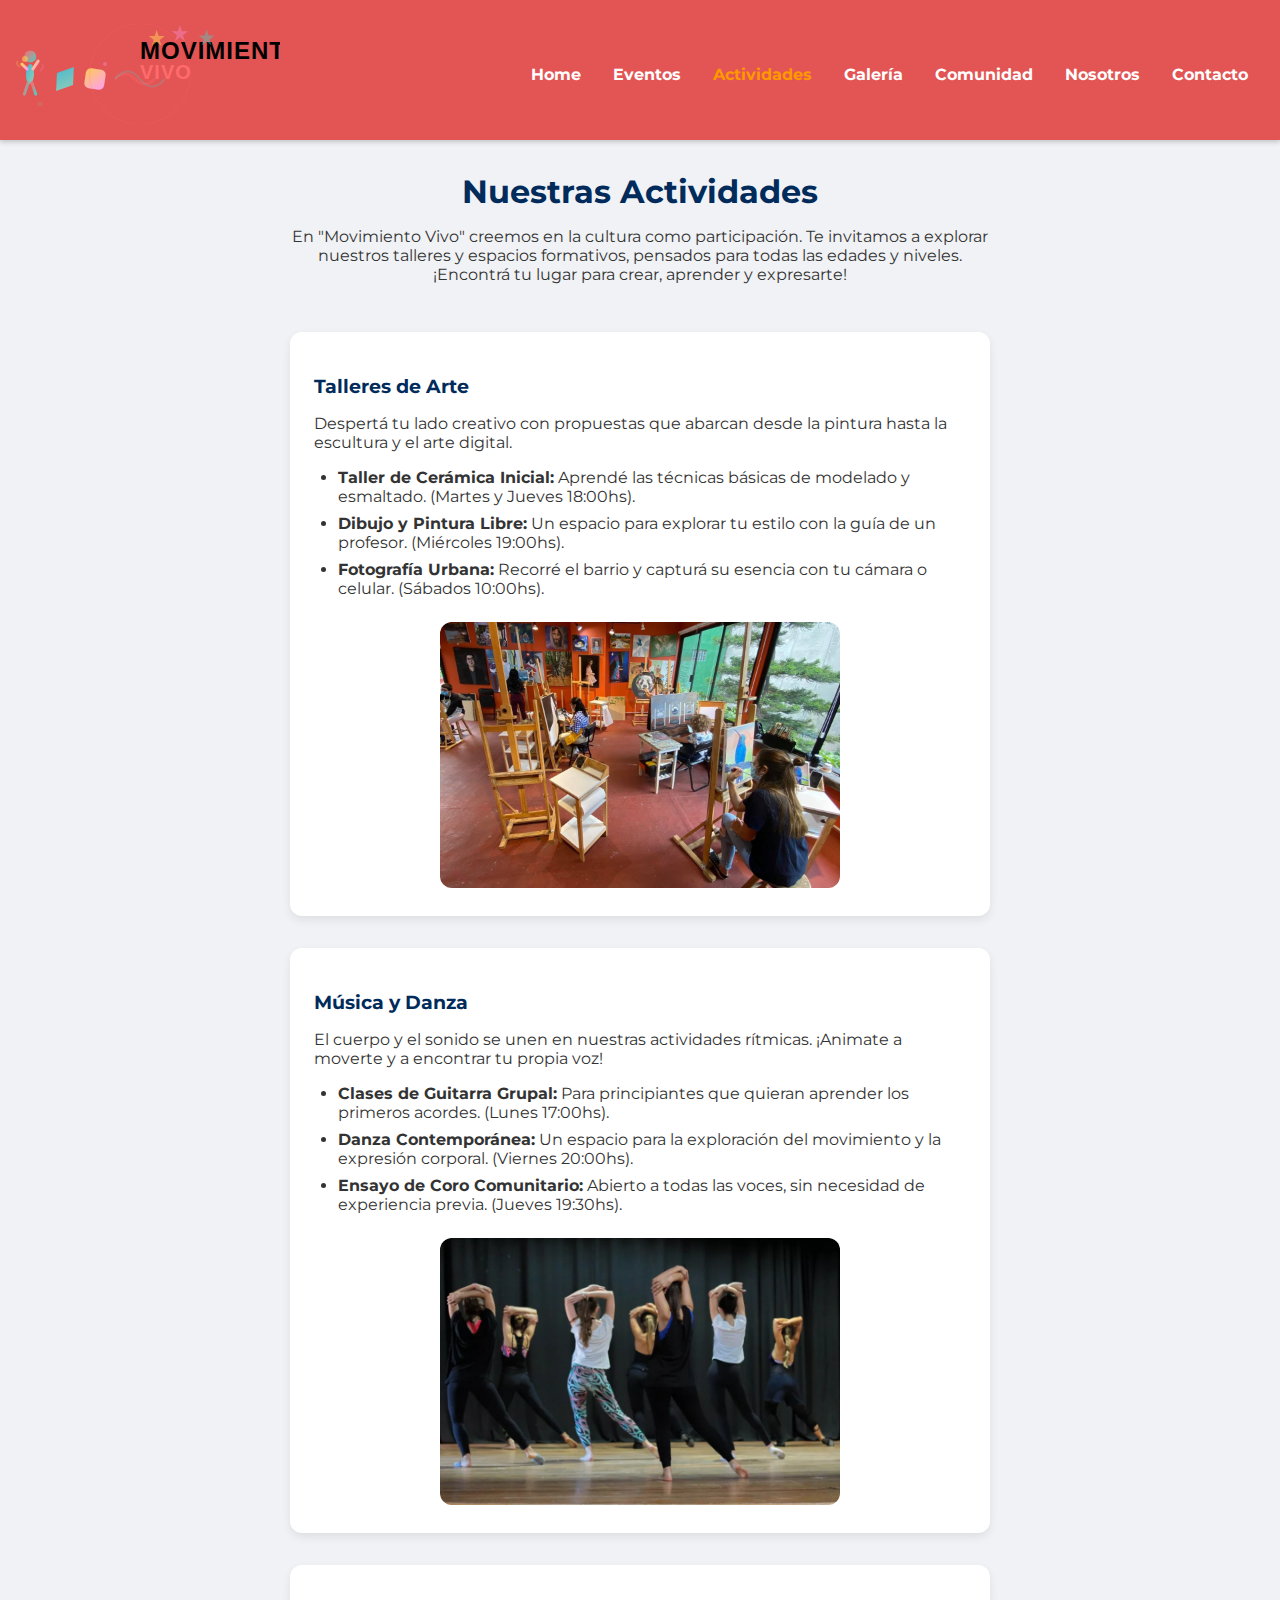
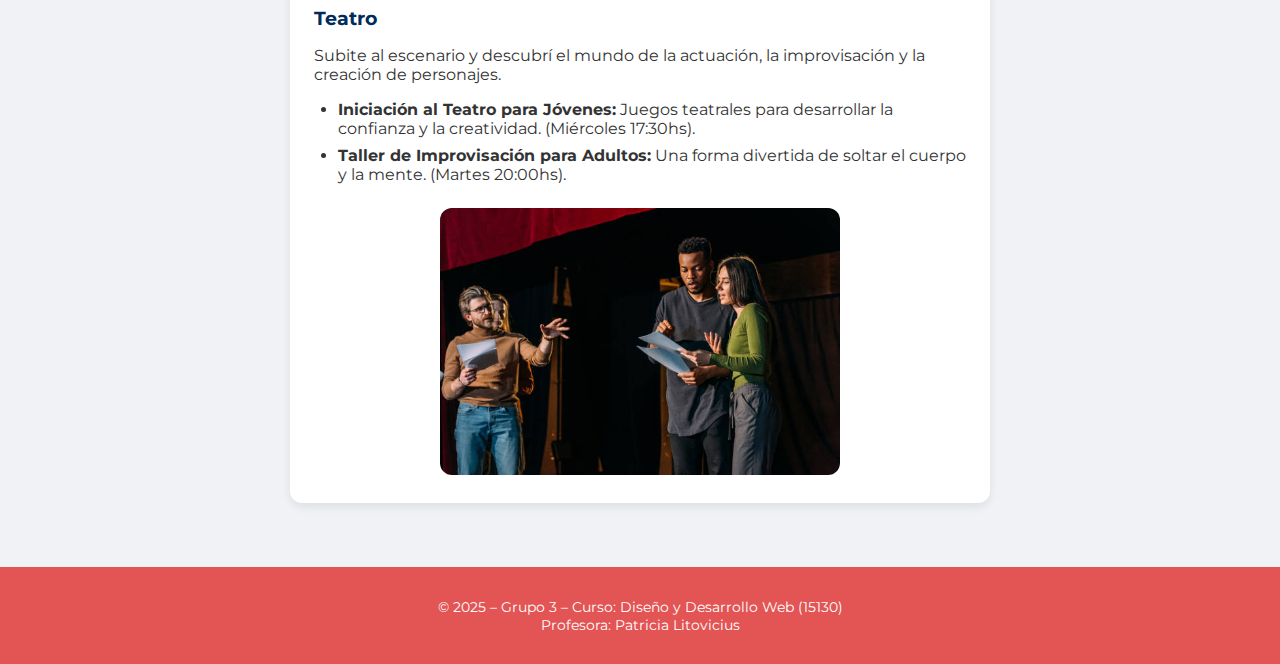
<file: actividades.html>
<!DOCTYPE html>
<html lang="es">
<head>
  <meta charset="UTF-8" />
  <meta name="viewport" content="width=device-width, initial-scale=1.0"/>
  <title>Centro Cultural "Movimiento Vivo"</title>
  <link rel="stylesheet" href="styles/style.css" />
  <link href="https://fonts.googleapis.com/css2?family=Montserrat&display=swap" rel="stylesheet" />
</head>
<body>
  <div class="layout">
  <header class="encabezado">
    <nav>
      <img src="img\logo_centro_cultural.svg" alt="Logo" class="logo">
      <button class="burger" aria-label="Menu">
         <span></span>
         <span></span>
         <span></span>
       </button>
      <ul class="nav">
        <li><a href="index.html">Home</a></li>
        <li><a href="eventos.html">Eventos</a></li>
        <li><a href="actividades.html" class="activo">Actividades</a></li>
        <li><a href="galeria.html">Galería</a></li>
        <li><a href="comunidad.html">Comunidad</a></li>
        <li><a href="nosotros.html">Nosotros</a></li>
        <li><a href="contacto.html">Contacto</a></li>
      </ul>
    </nav>
  </header>

  <main class="contenido">

    <div class="titulo-avances">
      <h2>Nuestras Actividades</h2>
      <p>
        En "Movimiento Vivo" creemos en la cultura como participación. Te invitamos a explorar nuestros talleres y espacios formativos, pensados para todas las edades y niveles. ¡Encontrá tu lugar para crear, aprender y expresarte!
      </p>
    </div>

    <section class="card-avance">
      <h3>Talleres de Arte</h3>
      <p>Despertá tu lado creativo con propuestas que abarcan desde la pintura hasta la escultura y el arte digital.</p>
      <ul>
        <li><strong>Taller de Cerámica Inicial:</strong> Aprendé las técnicas básicas de modelado y esmaltado. (Martes y Jueves 18:00hs).</li>
        <li><strong>Dibujo y Pintura Libre:</strong> Un espacio para explorar tu estilo con la guía de un profesor. (Miércoles 19:00hs).</li>
        <li><strong>Fotografía Urbana:</strong> Recorré el barrio y capturá su esencia con tu cámara o celular. (Sábados 10:00hs).</li>
      </ul>
      <div class="imagen-centrada">
        <img src="img/taller-de-arte.jpg" alt="Personas en un taller de arte" style="max-width: 400px;">
      </div>
    </section>

    <section class="card-avance">
      <h3>Música y Danza</h3>
      <p>El cuerpo y el sonido se unen en nuestras actividades rítmicas. ¡Animate a moverte y a encontrar tu propia voz!</p>
      <ul>
        <li><strong>Clases de Guitarra Grupal:</strong> Para principiantes que quieran aprender los primeros acordes. (Lunes 17:00hs).</li>
        <li><strong>Danza Contemporánea:</strong> Un espacio para la exploración del movimiento y la expresión corporal. (Viernes 20:00hs).</li>
        <li><strong>Ensayo de Coro Comunitario:</strong> Abierto a todas las voces, sin necesidad de experiencia previa. (Jueves 19:30hs).</li>
      </ul>
      <div class="imagen-centrada">
        <img src="img/Danza.jpeg" alt="Clase de danza" style="max-width: 400px;">
      </div>
    </section>

    <section class="card-avance">
      <h3>Teatro</h3>
      <p>Subite al escenario y descubrí el mundo de la actuación, la improvisación y la creación de personajes.</p>
      <ul>
        <li><strong>Iniciación al Teatro para Jóvenes:</strong> Juegos teatrales para desarrollar la confianza y la creatividad. (Miércoles 17:30hs).</li>
        <li><strong>Taller de Improvisación para Adultos:</strong> Una forma divertida de soltar el cuerpo y la mente. (Martes 20:00hs).</li>
      </ul>
      <div class="imagen-centrada">
        <img src="img/ensayo-teatro.jpg" alt="Ensayo de teatro" style="max-width: 400px;">
      </div>
    </section>

  </main>

  <footer>
    <p>© 2025 – Grupo 3 – Curso: Diseño y Desarrollo Web (15130)<br>Profesora: Patricia Litovicius</p>
  </footer>
  </div>
  <script src="styles\burger.js"></script>
</body>
</html>
</file>
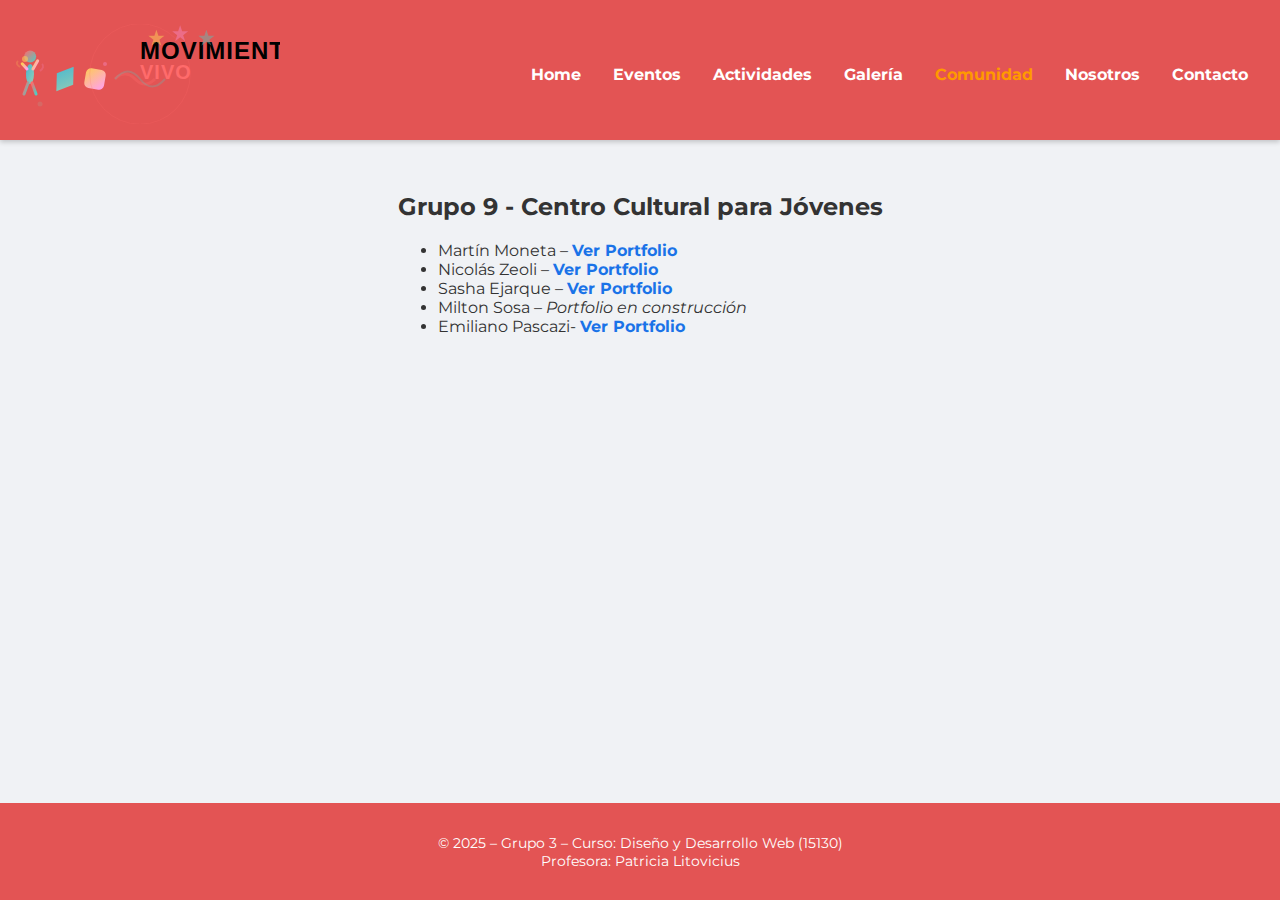
<file: comunidad.html>
<!DOCTYPE html>
<html lang="es">
<head>
  <meta charset="UTF-8" />
  <meta name="viewport" content="width=device-width, initial-scale=1.0"/>
  <title>Centro Cultural "Movimiento Vivo"</title>
  <link rel="stylesheet" href="styles/style.css" />
  <link href="https://fonts.googleapis.com/css2?family=Montserrat&display=swap" rel="stylesheet" />
</head>
<body>
  <div class="layout">
  <header class="encabezado">
    <nav>
      <img src="img\logo_centro_cultural.svg" alt="Logo" class="logo">
      <button class="burger" aria-label="Menu">
         <span></span>
         <span></span>
         <span></span>
       </button>
      <ul class="nav">
        <li><a href="index.html">Home</a></li>
        <li><a href="eventos.html">Eventos</a></li>
        <li><a href="actividades.html">Actividades</a></li>
        <li><a href="galeria.html">Galería</a></li>
        <li><a href="comunidad.html" class="activo">Comunidad</a></li>
        <li><a href="nosotros.html">Nosotros</a></li>
        <li><a href="contacto.html">Contacto</a></li>
      </ul>
    </nav>
  </header>

  <main class="contenido">
    <section class="grupo">
        <h2>Grupo 9 - Centro Cultural para Jóvenes</h2>
        <ul>
          <li>Martín Moneta – <a href="https://martinmoneta.github.io/Tp-final/index.html" target="_blank">Ver Portfolio</a></li>
          <li>Nicolás Zeoli – <a href="https://nicolaszeoliuade.github.io/UVA2-ZeoliPrimerParcial/index.html" target="_blank">Ver Portfolio</a></li>
          <li>Sasha Ejarque – <a href="https://sashaejarque.github.io/DyDW-UVA2-tpo/" target="_blank">Ver Portfolio</a></li>
          <li>Milton Sosa – <em>Portfolio en construcción</em></li>
          <li>Emiliano Pascazi- <a href ="https://emiipasca.github.io/Examen-Parcial/index.html target="_blank">Ver Portfolio</a></li>
        </ul>
      </section>
  </main>

  <footer>
    <p>© 2025 – Grupo 3 – Curso: Diseño y Desarrollo Web (15130)<br>Profesora: Patricia Litovicius</p>
  </footer>
  </div>
  <script src="styles\burger.js"></script>
</body>
</html>
</file>
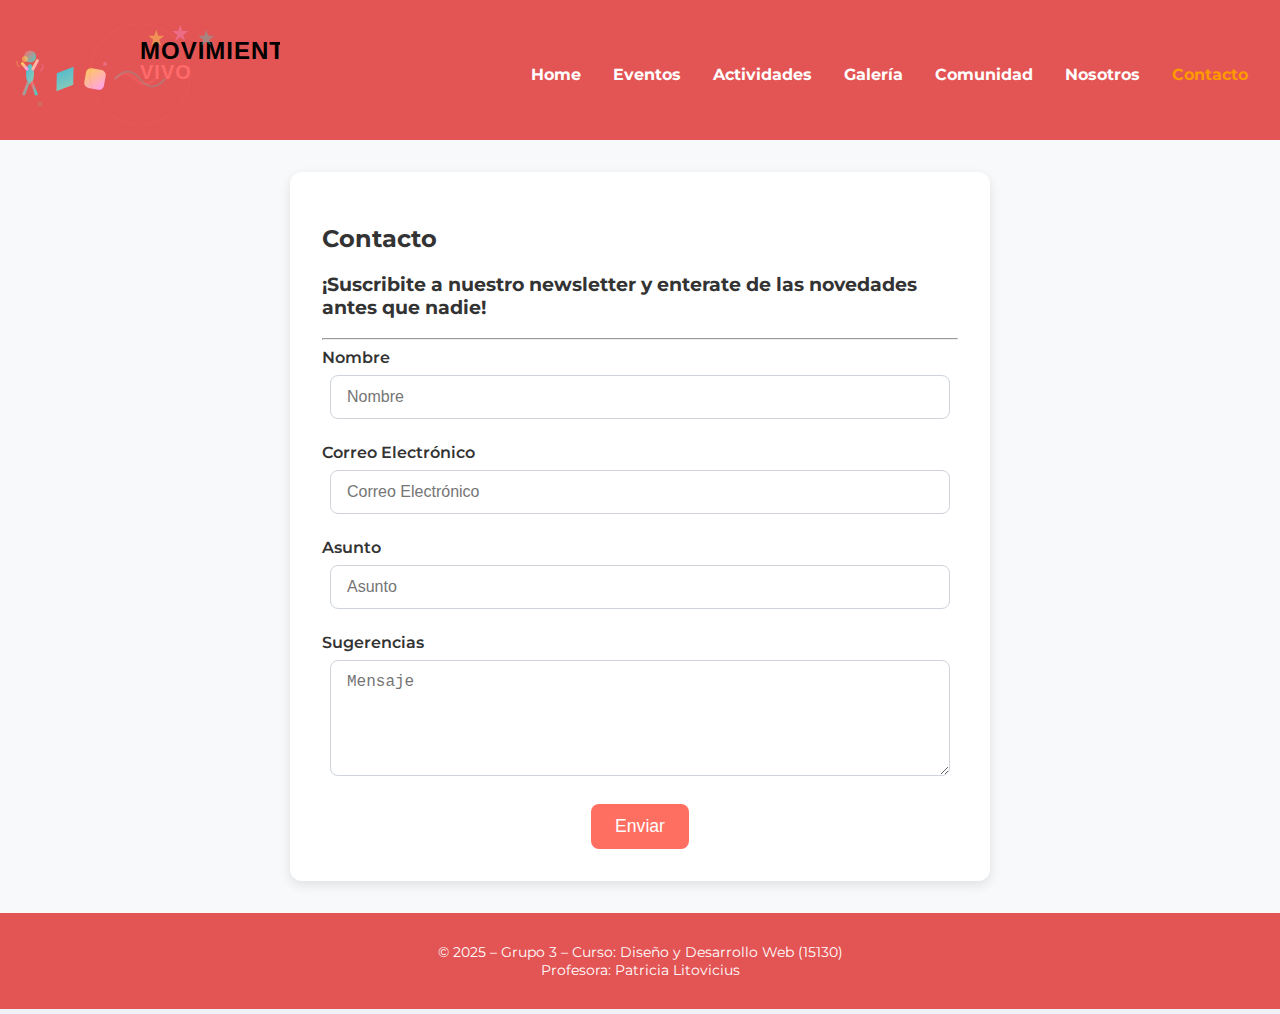
<file: contacto.html>
<!DOCTYPE html>
<html lang="es">
<head>
  <meta charset="UTF-8" />
  <meta name="viewport" content="width=device-width, initial-scale=1.0"/>
  <title>Centro Cultural "Movimiento Vivo"</title>
  <link rel="stylesheet" href="styles/style.css" />
  <link href="https://fonts.googleapis.com/css2?family=Montserrat&display=swap" rel="stylesheet" />
</head>
<body>
  <div class="layout">
  <header class="encabezado">
    <nav>
      <img src="img/logo_centro_cultural.svg" alt="Logo" class="logo">
      <button class="burger" aria-label="Menu">
         <span></span>
         <span></span>
         <span></span>
       </button>
      <ul class="nav">
        <li><a href="index.html">Home</a></li>
        <li><a href="eventos.html">Eventos</a></li>
        <li><a href="actividades.html">Actividades</a></li>
        <li><a href="galeria.html">Galería</a></li>
        <li><a href="comunidad.html">Comunidad</a></li>
        <li><a href="nosotros.html">Nosotros</a></li>
        <li><a href="contacto.html" class="activo">Contacto</a></li>
      </ul>
    </nav>
  </header>

<main class="formulario">
<div class="form-container">
  <div class="form-wrapper">
    <div class="form-card">
      <h2 class="form-title">Contacto</h2>
      <h3 class="form-subtitle">¡Suscribite a nuestro newsletter y enterate de las novedades antes que nadie!</h3>
      <hr class="form-divider">
      
      <form class="custom-form" novalidate>
        <div class="form-group">
          <label for="nombre" class="form-label">Nombre</label>
          <input type="text" id="nombre" name="nombre" placeholder="Nombre" required>
          <div class="error-message"></div>
        </div>

        <div class="form-group">
          <label for="email" class="form-label">Correo Electrónico</label>
          <input type="email" id="email" name="email" placeholder="Correo Electrónico" required>
          <div class="error-message"></div>
        </div>

        <div class="form-group">
          <label for="asunto" class="form-label">Asunto</label>
          <input type="text" id="asunto" name="asunto" placeholder="Asunto" required>
          <div class="error-message"></div>
        </div>

        <div class="form-group">
          <label for="mensaje" class="form-label">Sugerencias</label>
          <textarea id="mensaje" name="mensaje" rows="5" placeholder="Mensaje" required></textarea>
          <div class="error-message"></div>
        </div>

        <div class="form-actions">
          <button type="submit" class="submit-button">Enviar</button>
        </div>
      </form>
    </div>
  </div>
</div>
  <div id="successToast" class="custom-toast">
    <div class="toast-message" id="toastMessage"></div>
  </div>

<script src="styles/validacionesFormulario.js"></script>

</main>
 
  <footer>
    <p>© 2025 – Grupo 3 – Curso: Diseño y Desarrollo Web (15130)<br>Profesora: Patricia Litovicius</p>
  </footer>
  </div>
  <script src="styles/burger.js"></script>
</body>
</html>
</file>
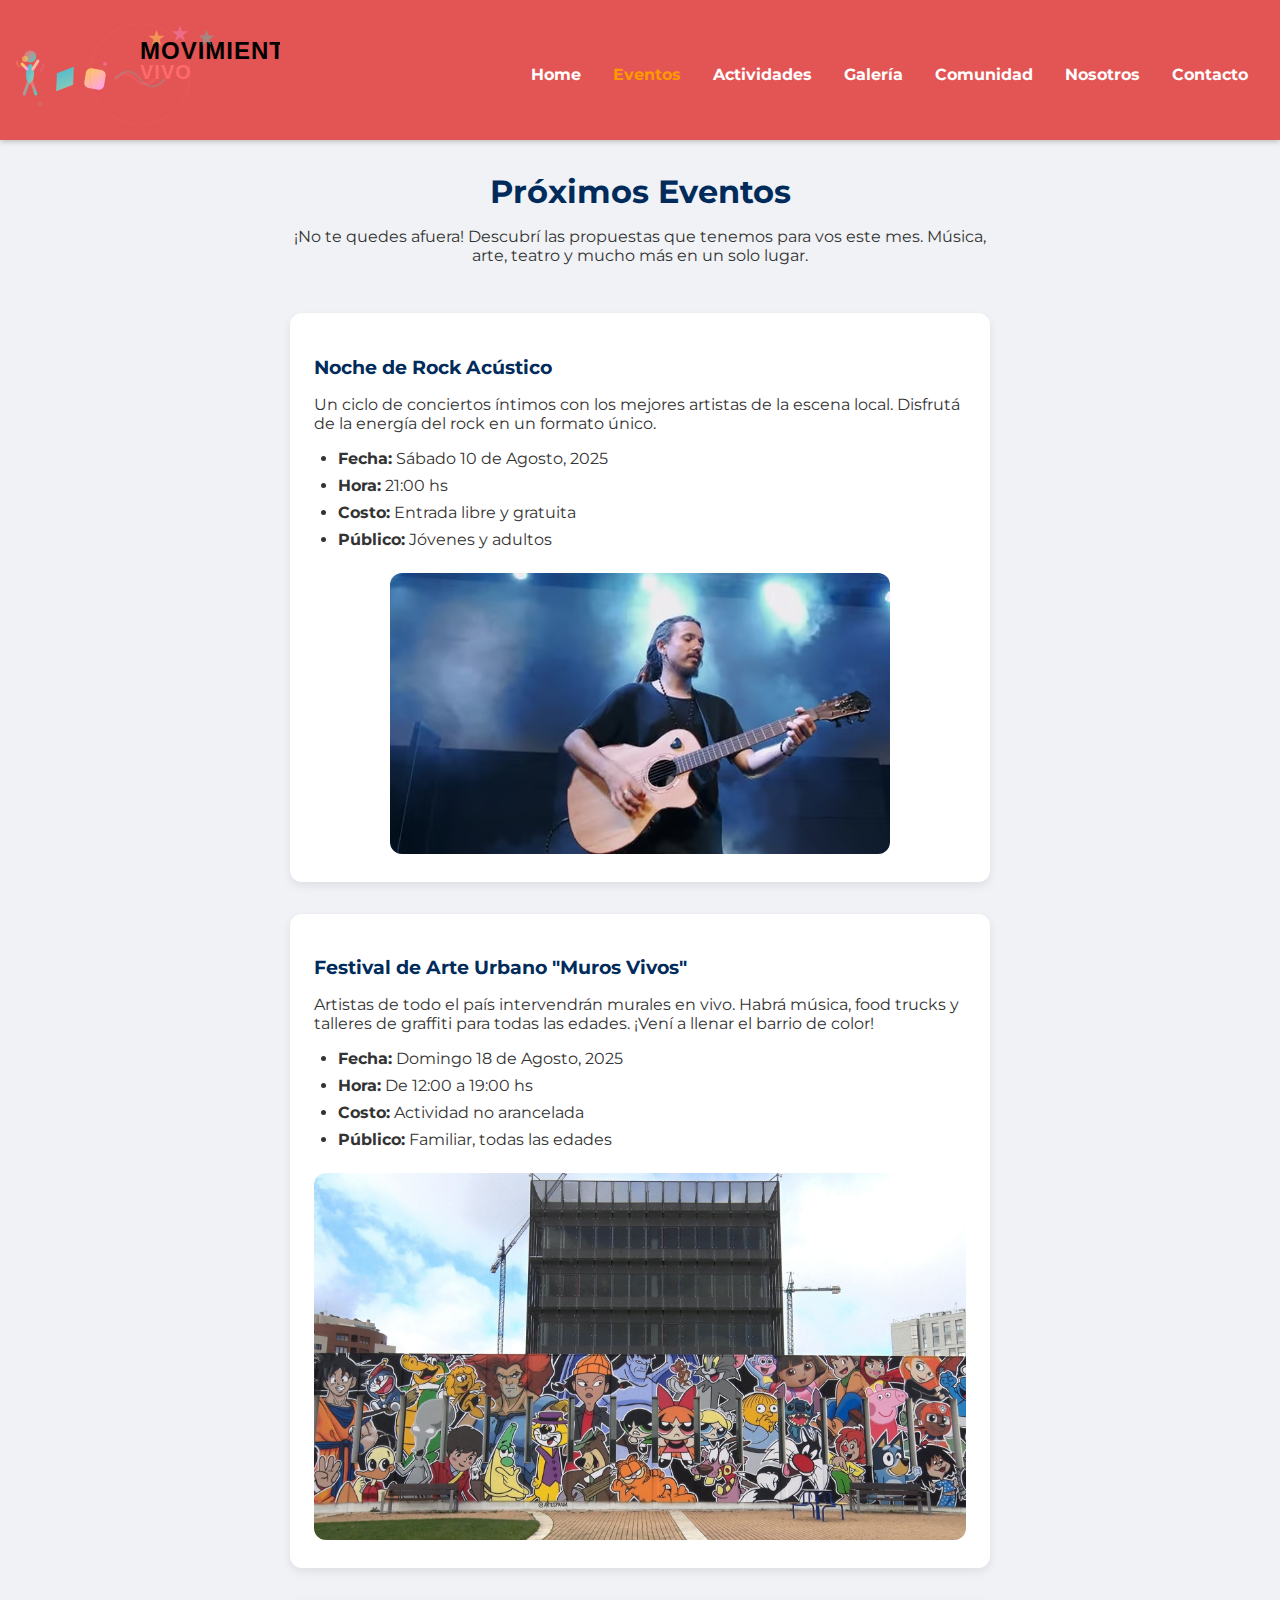
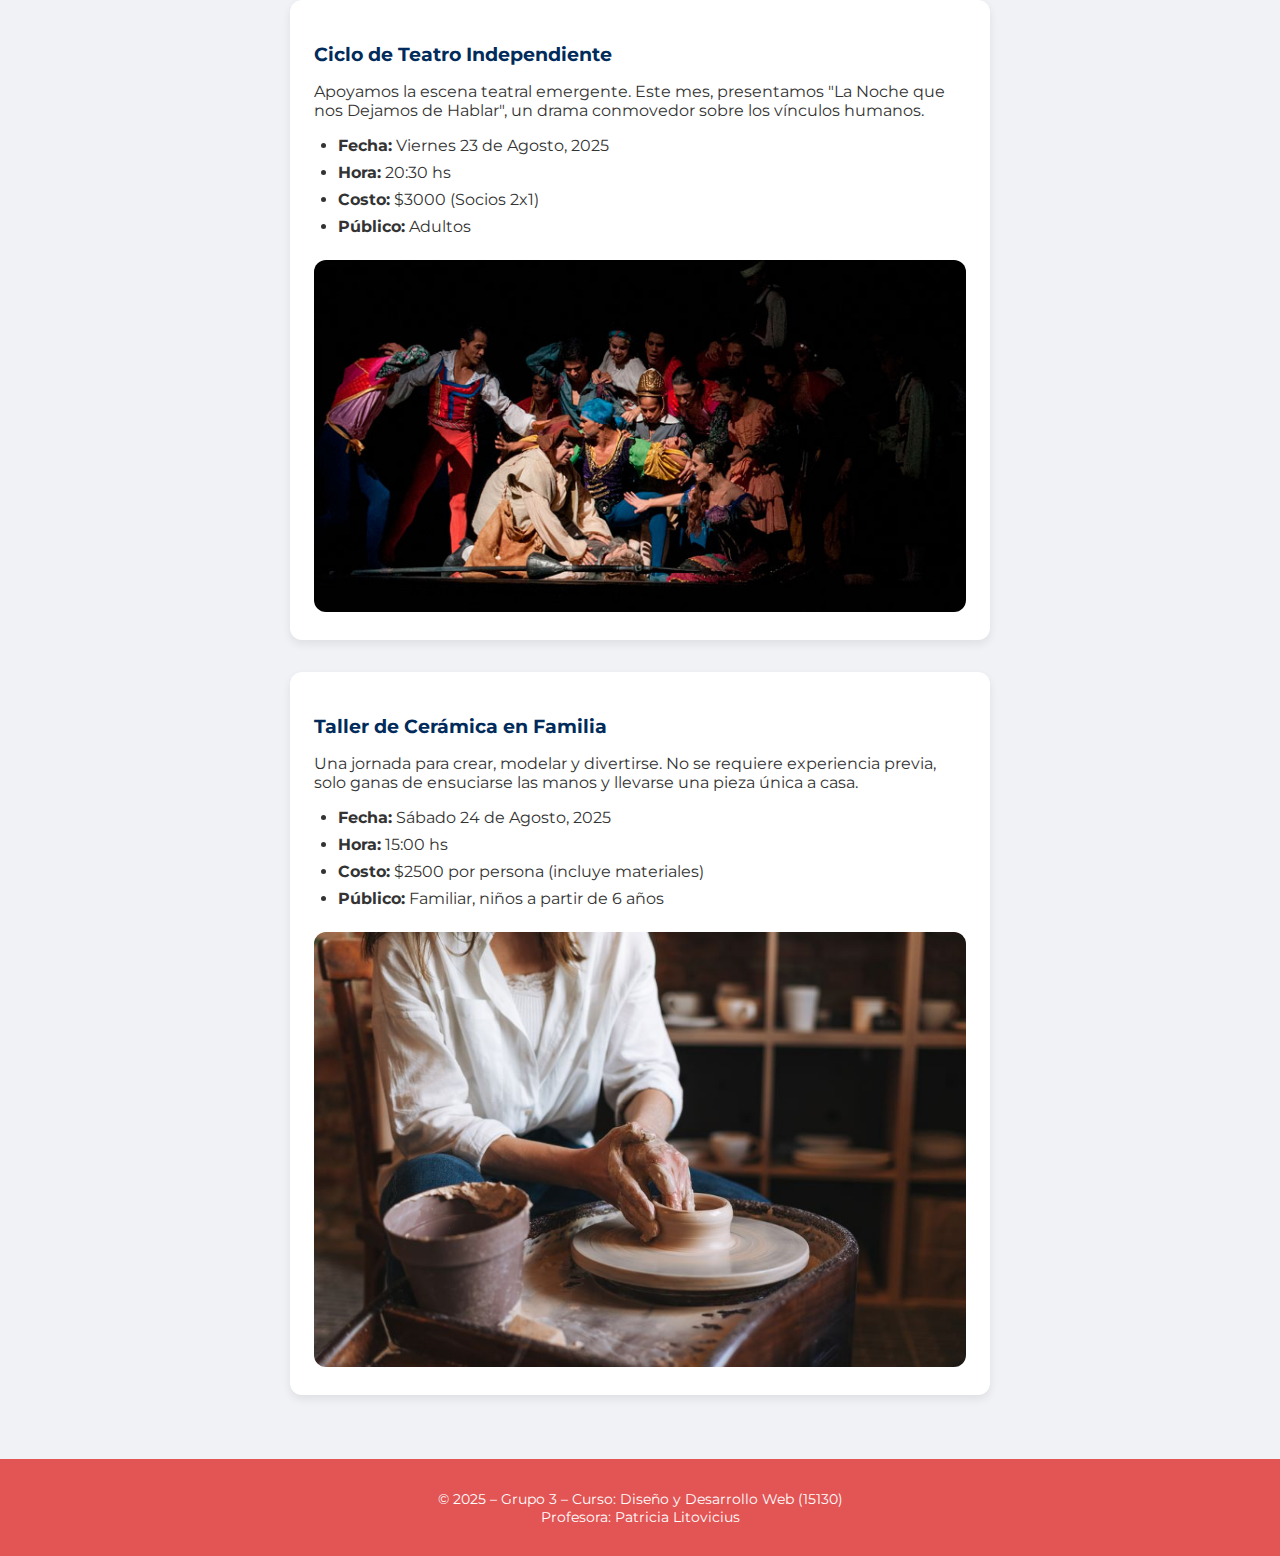
<file: eventos.html>
<!DOCTYPE html>
<html lang="es">
<head>
  <meta charset="UTF-8" />
  <meta name="viewport" content="width=device-width, initial-scale=1.0"/>
  <title>Centro Cultural "Movimiento Vivo"</title>
  <link rel="stylesheet" href="styles/style.css" />
  <link href="https://fonts.googleapis.com/css2?family=Montserrat&display=swap" rel="stylesheet" />
</head>
<body>
  <div class="layout">
  <header class="encabezado">
    <nav>
      <img src="img\logo_centro_cultural.svg" alt="Logo" class="logo">
      <button class="burger" aria-label="Menu">
         <span></span>
         <span></span>
         <span></span>
       </button>
      <ul class="nav">
        <li><a href="index.html">Home</a></li>
        <li><a href="eventos.html" class="activo">Eventos</a></li>
        <li><a href="actividades.html">Actividades</a></li>
        <li><a href="galeria.html">Galería</a></li>
        <li><a href="comunidad.html">Comunidad</a></li>
        <li><a href="nosotros.html">Nosotros</a></li>
        <li><a href="contacto.html">Contacto</a></li>
      </ul>
    </nav>
  </header>

  <main class="contenido">
    <div class="titulo-avances">
      <h2>Próximos Eventos</h2>
      <p>¡No te quedes afuera! Descubrí las propuestas que tenemos para vos este mes. Música, arte, teatro y mucho más en un solo lugar.</p>
    </div>

    <section class="card-avance">
      <h3>Noche de Rock Acústico</h3>
      <p>Un ciclo de conciertos íntimos con los mejores artistas de la escena local. Disfrutá de la energía del rock en un formato único.</p>
      <ul>
        <li><strong>Fecha:</strong> Sábado 10 de Agosto, 2025</li>
        <li><strong>Hora:</strong> 21:00 hs</li>
        <li><strong>Costo:</strong> Entrada libre y gratuita</li>
        <li><strong>Público:</strong> Jóvenes y adultos</li>
      </ul>
      <div class="imagen-centrada">
        <img src="img/acustico.jpg" alt="Artista tocando guitarra acústica en un escenario">
      </div>
    </section>

    <section class="card-avance">
      <h3>Festival de Arte Urbano "Muros Vivos"</h3>
      <p>Artistas de todo el país intervendrán murales en vivo. Habrá música, food trucks y talleres de graffiti para todas las edades. ¡Vení a llenar el barrio de color!</p>
      <ul>
        <li><strong>Fecha:</strong> Domingo 18 de Agosto, 2025</li>
        <li><strong>Hora:</strong> De 12:00 a 19:00 hs</li>
        <li><strong>Costo:</strong> Actividad no arancelada</li>
        <li><strong>Público:</strong> Familiar, todas las edades</li>
      </ul>
      <div class="imagen-centrada">
        <img src="img/mural.jpeg" alt="Mural colorido de arte urbano en una pared">
      </div>
    </section>

    <section class="card-avance">
      <h3>Ciclo de Teatro Independiente</h3>
      <p>Apoyamos la escena teatral emergente. Este mes, presentamos "La Noche que nos Dejamos de Hablar", un drama conmovedor sobre los vínculos humanos.</p>
      <ul>
        <li><strong>Fecha:</strong> Viernes 23 de Agosto, 2025</li>
        <li><strong>Hora:</strong> 20:30 hs</li>
        <li><strong>Costo:</strong> $3000 (Socios 2x1)</li>
        <li><strong>Público:</strong> Adultos</li>
      </ul>
      <div class="imagen-centrada">
        <img src="img/teatro.jpg" alt="Actores en un escenario durante una obra de teatro">
      </div>
    </section>

    <section class="card-avance">
      <h3>Taller de Cerámica en Familia</h3>
      <p>Una jornada para crear, modelar y divertirse. No se requiere experiencia previa, solo ganas de ensuciarse las manos y llevarse una pieza única a casa.</p>
      <ul>
        <li><strong>Fecha:</strong> Sábado 24 de Agosto, 2025</li>
        <li><strong>Hora:</strong> 15:00 hs</li>
        <li><strong>Costo:</strong> $2500 por persona (incluye materiales)</li>
        <li><strong>Público:</strong> Familiar, niños a partir de 6 años</li>
      </ul>
      <div class="imagen-centrada">
        <img src="img/alfarero.jpg" alt="Manos modelando arcilla en un torno de alfarero">
      </div>
    </section>
  </main>

  <footer>
    <p>© 2025 – Grupo 3 – Curso: Diseño y Desarrollo Web (15130)<br>Profesora: Patricia Litovicius</p>
  </footer>
  </div>
  <script src="styles\burger.js"></script>
</body>
</html>
</file>
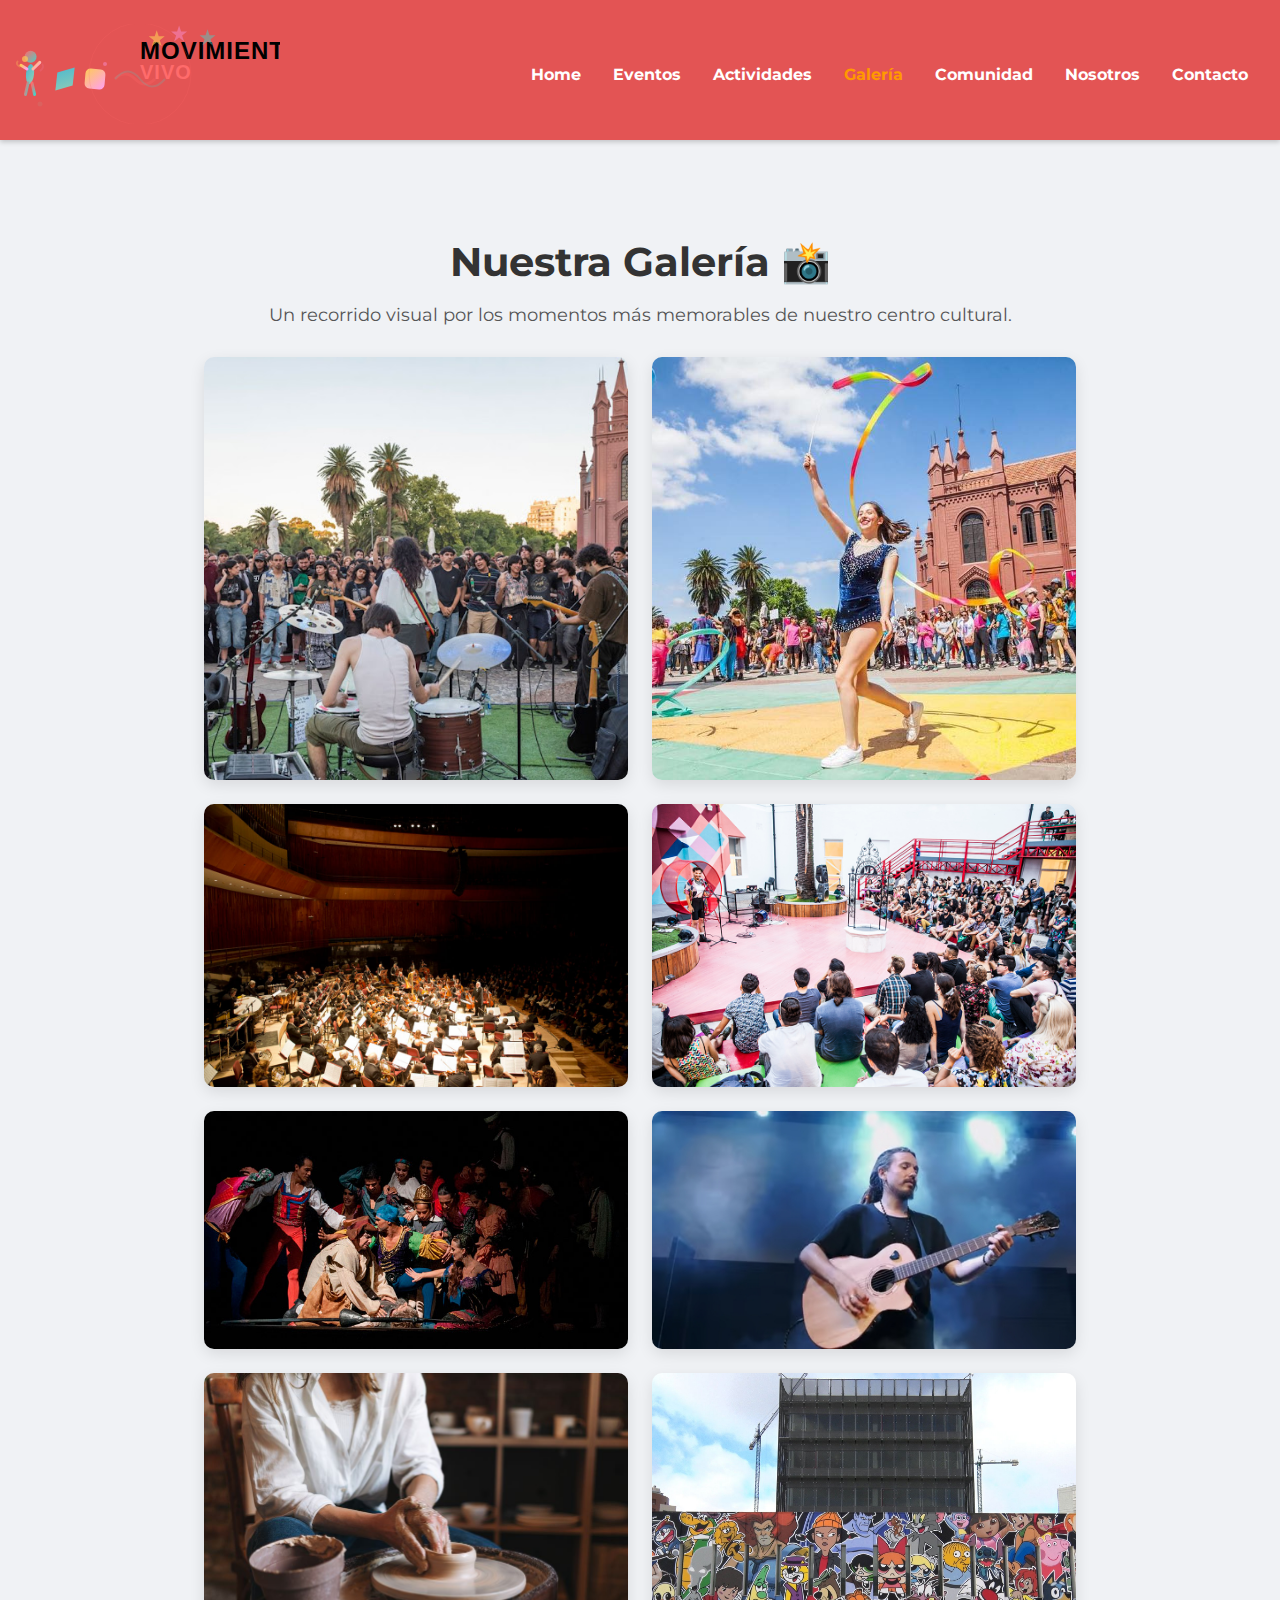
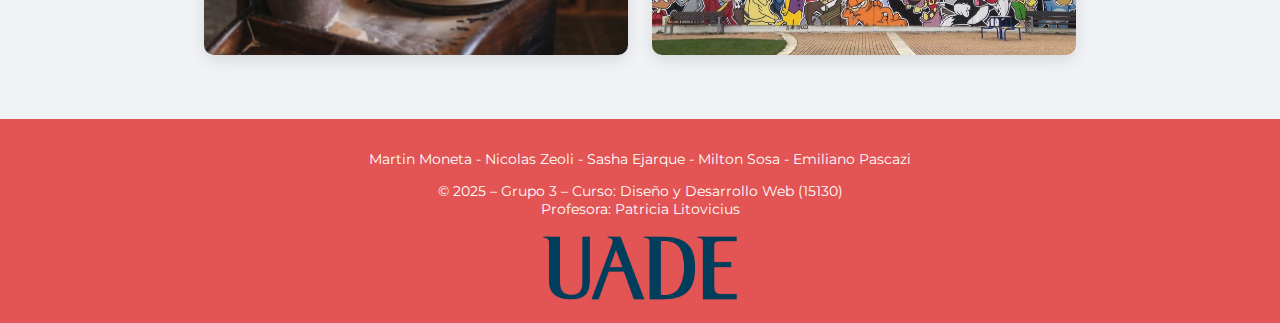
<file: galeria.html>
<!DOCTYPE html>
<html lang="es">
<head>
  <meta charset="UTF-8" />
  <meta name="viewport" content="width=device-width, initial-scale=1.0"/>
  <title>Centro Cultural "Movimiento Vivo"</title>
  <link rel="stylesheet" href="styles/style.css" />
  <link rel="stylesheet" href="styles/gallery.css" />
  <link href="https://fonts.googleapis.com/css2?family=Montserrat&display=swap" rel="stylesheet" />
</head>
<body>
  <div class="layout">
  <header class="encabezado">
    <nav>
      <img src="img\logo_centro_cultural.svg" alt="Logo" class="logo">
     <button class="burger" aria-label="Abrir menú" aria-expanded="false" aria-controls="menuPrincipal">

         <span></span>
         <span></span>
         <span></span>
       </button>
      <ul class="nav">
        <li><a href="index.html">Home</a></li>
        <li><a href="eventos.html">Eventos</a></li>
        <li><a href="actividades.html">Actividades</a></li>
        <li><a href="galeria.html" class="activo">Galería</a></li>
        <li><a href="comunidad.html">Comunidad</a></li>
        <li><a href="nosotros.html">Nosotros</a></li>
        <li><a href="contacto.html">Contacto</a></li>
      </ul>
    </nav>
  </header>

    <main class="contenido">
    <section class="galeria-contenedor">
      
      <h2>Nuestra Galería 📸</h2>
      <p>Un recorrido visual por los momentos más memorables de nuestro centro cultural.</p>

      <div class="galeria-grid">

         <div class="galeria-item">
          <img src="img/banda.jpg" alt="Banda de rock tocando en el escenario">
        </div>

        <div class="galeria-item">
          <img src="img/evento-1.jpg" alt="Baile con cintas en un evento">
        </div>

        <div class="galeria-item">
          <img src="img/orquesta.jpg" alt="Orquesta en vivo en el escenario">
        </div>

        <div class="galeria-item">
          <img src="img/plaza.jpg" alt="Evento para niños en la plaza">
        </div>
        <div class="galeria-item">
          <img src="img/teatro.jpg" alt="Actores en una obra de teatro">
        </div>
        
        <div class="galeria-item">
          <img src="img/acustico.jpg" alt="Artista tocando guitarra acústica en un escenario">
        </div>

        <div class="galeria-item">
          <img src="img/alfarero.jpg" alt="Alfarero trabajando en su taller">
        </div>

        <div class="galeria-item">
          <img src="img/mural.jpeg" alt="Mural colorido de arte urbano en una pared">
        </div>

        </div>
    </section>
  </main>

  <footer>
    <p> Martin Moneta - Nicolas Zeoli - Sasha Ejarque - Milton Sosa - Emiliano Pascazi</p>
    <p>© 2025 – Grupo 3 – Curso: Diseño y Desarrollo Web (15130)<br>Profesora: Patricia Litovicius</p>
    <img src="logo.png" alt="Logo uade" width="200" height="auto">
  </footer>
  </div>
  <script src="styles\burger.js"></script>
</body>
</html>
</file>
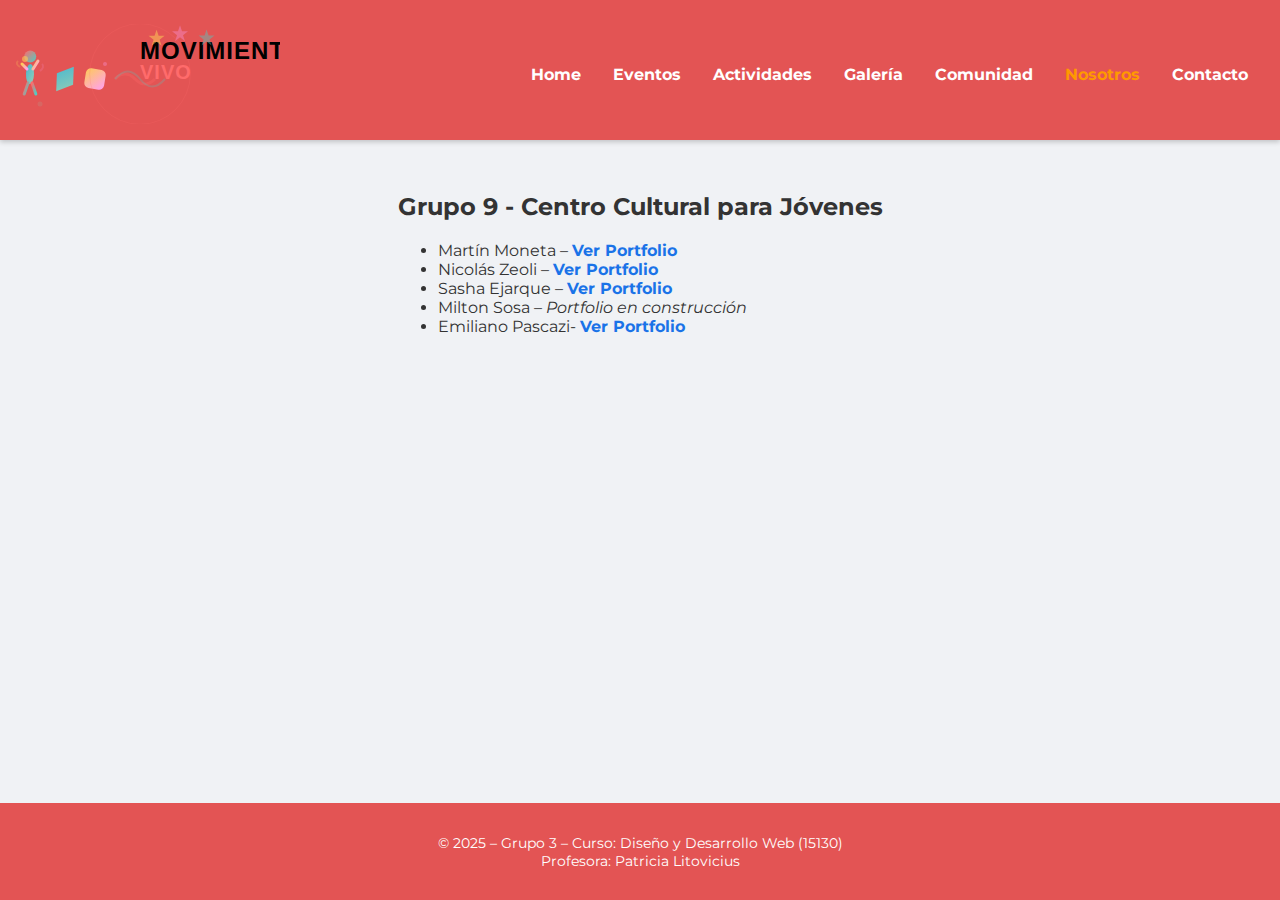
<file: nosotros.html>
<!DOCTYPE html>
<html lang="es">
<head>
  <meta charset="UTF-8" />
  <meta name="viewport" content="width=device-width, initial-scale=1.0"/>
  <title>Centro Cultural "Movimiento Vivo"</title>
  <link rel="stylesheet" href="styles/style.css" />
  <link href="https://fonts.googleapis.com/css2?family=Montserrat&display=swap" rel="stylesheet" />
</head>
<body>
  <div class="layout">
  <header class="encabezado">
    <nav>
      <img src="img\logo_centro_cultural.svg" alt="Logo" class="logo">
       <button class="burger" aria-label="Menu">
         <span></span>
         <span></span>
         <span></span>
       </button>
      <ul class="nav">
        <li><a href="index.html">Home</a></li>
        <li><a href="eventos.html">Eventos</a></li>
        <li><a href="actividades.html">Actividades</a></li>
        <li><a href="galeria.html">Galería</a></li>
        <li><a href="comunidad.html">Comunidad</a></li>
        <li><a href="nosotros.html" class="activo">Nosotros</a></li>
        <li><a href="contacto.html">Contacto</a></li>
      </ul>
    </nav>
  </header>

  <main class="contenido">
    <section class="grupo">
        <h2>Grupo 9 - Centro Cultural para Jóvenes</h2>
        <ul>
          <li>Martín Moneta – <a href="https://martinmoneta.github.io/Tp-final/index.html" target="_blank">Ver Portfolio</a></li>
          <li>Nicolás Zeoli – <a href="https://nicolaszeoliuade.github.io/UVA2-ZeoliPrimerParcial/index.html" target="_blank">Ver Portfolio</a></li>
          <li>Sasha Ejarque – <a href="https://sashaejarque.github.io/DyDW-UVA2-tpo/" target="_blank">Ver Portfolio</a></li>
          <li>Milton Sosa – <em>Portfolio en construcción</em></li>
          <li>Emiliano Pascazi- <a href ="https://emiipasca.github.io/Examen-Parcial/index.html target="_blank">Ver Portfolio</a></li>
        </ul>
      </section>
  </main>

  <footer>
    <p>© 2025 – Grupo 3 – Curso: Diseño y Desarrollo Web (15130)<br>Profesora: Patricia Litovicius</p>
  </footer>
  </div>
  <script src="styles\burger.js"></script>
</body>
</html>
</file>
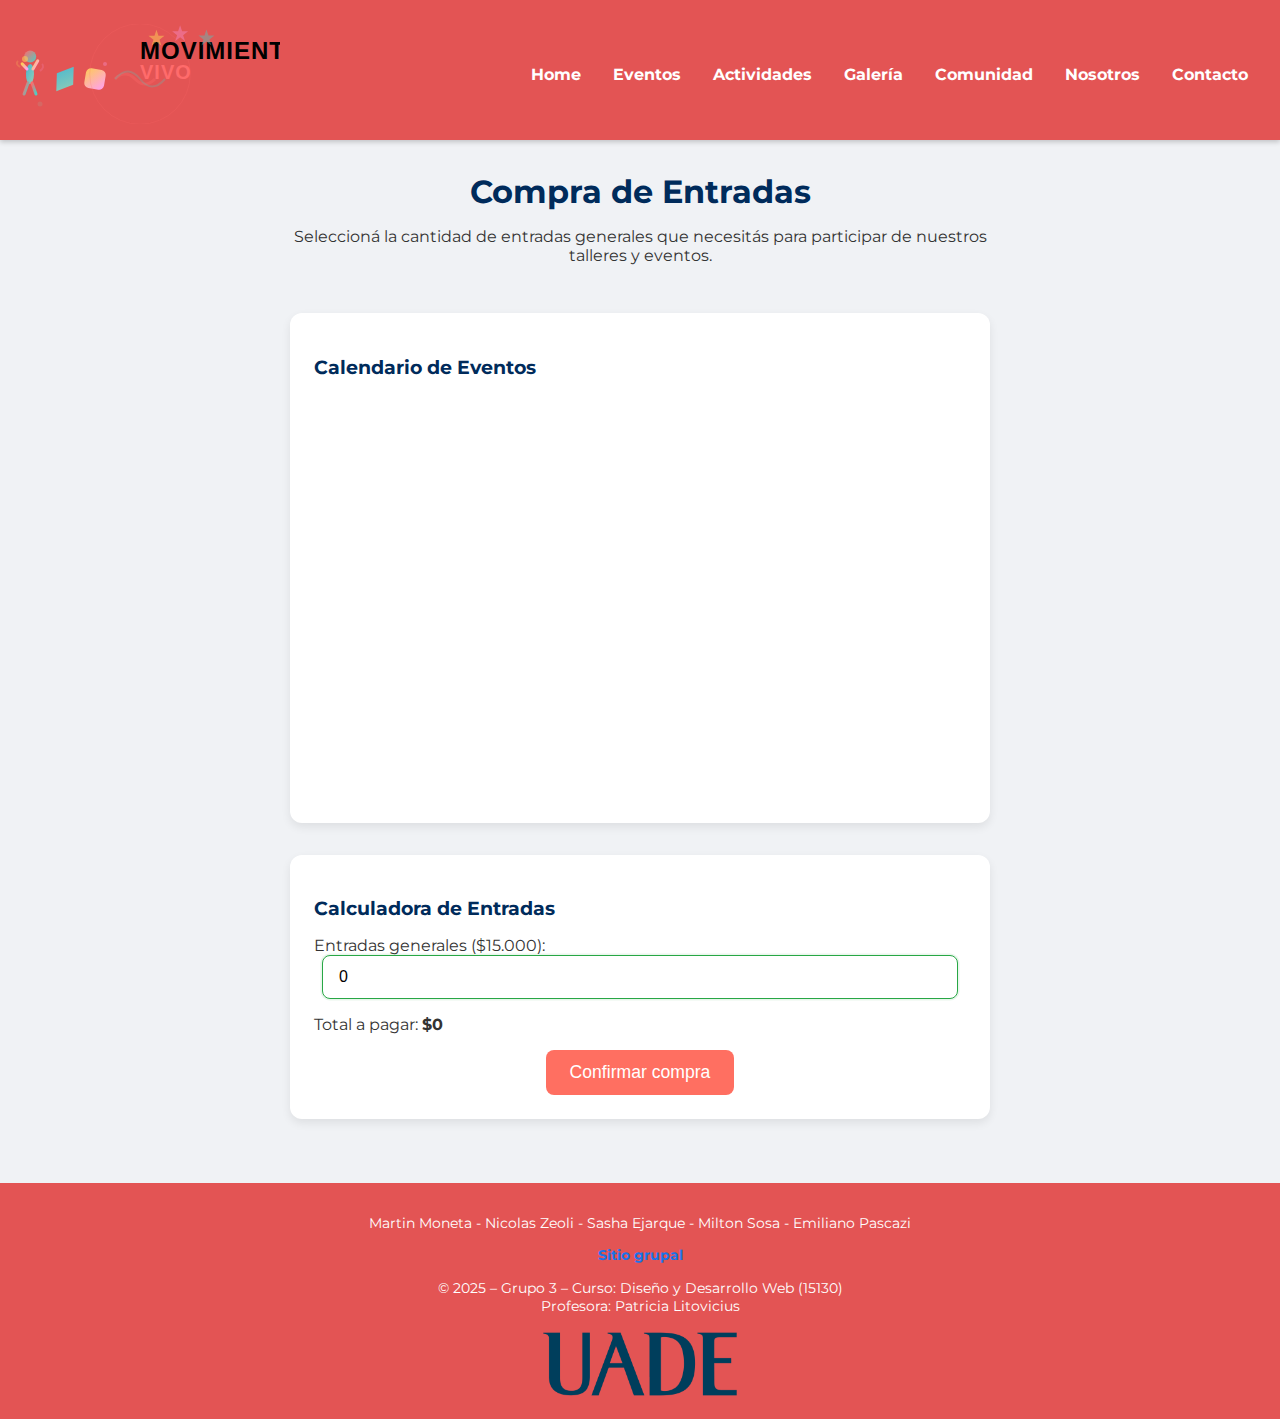
<file: tickets.html>
<!DOCTYPE html>
<html lang="es">
<head>
  <meta charset="UTF-8" />
  <meta name="viewport" content="width=device-width, initial-scale=1.0"/>
  <title>Compra de Entradas - Movimiento Vivo</title>
  <link rel="stylesheet" href="styles/style.css" />
  <link href="https://fonts.googleapis.com/css2?family=Montserrat&display=swap" rel="stylesheet" />
</head>
<body>
  <div class="layout">
    <header class="encabezado">
      <nav>
        <img src="img/logo_centro_cultural.svg" alt="Logo" class="logo">
        <button class="burger" aria-label="Abrir menú" aria-expanded="false" aria-controls="menuPrincipal">
          <span></span><span></span><span></span>
        </button>
        <ul class="nav">
          <li><a href="index.html">Home</a></li>
          <li><a href="eventos.html">Eventos</a></li>
          <li><a href="actividades.html">Actividades</a></li>
          <li><a href="galeria.html">Galería</a></li>
          <li><a href="comunidad.html">Comunidad</a></li>
          <li><a href="nosotros.html">Nosotros</a></li>
          <li><a href="contacto.html">Contacto</a></li>
        </ul>
      </nav>
    </header>
    <main class="contenido">
      <div class="titulo-avances">
        <h2>Compra de Entradas</h2>
        <p>Seleccioná la cantidad de entradas generales que necesitás para participar de nuestros talleres y eventos.</p>
      </div>
      <!-- Calendario embebido -->
      <div class="card-avance">
        <h3>Calendario de Eventos</h3>
        <iframe src="https://calendar.google.com/calendar/embed?src=a8afee897e7a6840fbbe4df087f511c186453cd4fb908f7a71e52b6a1ea79fad%40group.calendar.google.com&ctz=America%2FArgentina%2FBuenos_Aires" style="border: 0" width="100%" height="400" frameborder="0" scrolling="no"></iframe>
      </div>
      <!-- Calculadora de entradas -->
      <div class="card-avance">
        <h3>Calculadora de Entradas</h3>
        <form id="form-tickets">
          <label for="entradas">Entradas generales ($15.000):</label>
          <input type="number" id="entradas" name="entradas" min="0" value="0">
          <p>Total a pagar: <strong id="total-pagar">$0</strong></p>
          <button type="submit" class="submit-button">Confirmar compra</button>
        </form>
      </div>
    </main>
    <footer>
      <p>Martin Moneta - Nicolas Zeoli - Sasha Ejarque - Milton Sosa - Emiliano Pascazi</p>
      <a href="https://martinmoneta.github.io/TPF_V2/index.html" target="_blank">Sitio grupal</a>
      <p>© 2025 – Grupo 3 – Curso: Diseño y Desarrollo Web (15130)<br>Profesora: Patricia Litovicius</p>
      <img src="logo.png" alt="Logo uade" width="200" height="auto">
    </footer>
  </div>

  <script src="styles/burger.js"></script>
  <script>
    const form = document.getElementById('form-tickets');
    const totalDisplay = document.getElementById('total-pagar');
    
    form.addEventListener('input', () => {
      const entradas = parseInt(document.getElementById('entradas').value) || 0;
      const total = entradas * 15000;
      totalDisplay.textContent = `$${total}`;
    });
    
    form.addEventListener('submit', function(e) {
      e.preventDefault();
      showPurchaseNotification();
      form.reset();
      totalDisplay.textContent = '$0';
    });
    
    function showPurchaseNotification() {
      // Crear notificación simple
      const notification = document.createElement('div');
      notification.innerHTML = `
        <div style="
          position: fixed;
          top: 30px;
          right: 30px;
          background-color: #4CAF50;
          color: white;
          padding: 30px 25px;
          border-radius: 16px;
          box-shadow: 0 4px 15px rgba(0,0,0,0.3);
          z-index: 1500;
          font-family: 'Montserrat', Arial, sans-serif;
          max-width: 500px;
          font-size: 14px;
          line-height: 1.4;
          animation: slideIn 0.3s ease-out;
        ">
          <strong style="font-size: 16px;">¡Gracias por tu compra!</strong><br>
          Recibirás un correo con los detalles del evento.
        </div>
      `;
      
      // Agregar animación CSS
      if (!document.getElementById('notification-styles')) {
        const style = document.createElement('style');
        style.id = 'notification-styles';
        style.textContent = `
          @keyframes slideIn {
            from {
              transform: translateX(100%);
              opacity: 0;
            }
            to {
              transform: translateX(0);
              opacity: 1;
            }
          }
          @keyframes slideOut {
            from {
              transform: translateX(0);
              opacity: 1;
            }
            to {
              transform: translateX(100%);
              opacity: 0;
            }
          }
        `;
        document.head.appendChild(style);
      }
      
      document.body.appendChild(notification);
      
      // Eliminar después de 4 segundos con animación
      setTimeout(() => {
        notification.firstElementChild.style.animation = 'slideOut 0.3s ease-in';
        setTimeout(() => {
          notification.remove();
        }, 300);
      }, 4000);
    }
  </script>
</body>
</html>
</file>
<file: styles/gallery.css>
.galeria-contenedor {
  width: 90%;
  max-width: 1200px;
  margin: 2rem auto; 
  text-align: center; 
}

.galeria-contenedor h2 {
  margin-bottom: 0.5rem;
  font-size: 2.5rem;
}

.galeria-contenedor p {
  margin-bottom: 2rem;
  font-size: 1.1rem;
  color: #555;
}

.galeria-grid {
  display: grid;
  grid-template-columns: repeat(auto-fit, minmax(280px, 1fr));
  gap: 1.5rem;
}

.galeria-item {
  overflow: hidden;
  border-radius: 10px;
  box-shadow: 0 5px 15px rgba(0, 0, 0, 0.1);
  transition: transform 0.3s ease;
}

.galeria-item:hover {
  transform: scale(1.05);
}

.galeria-item img {
  width: 100%;
  height: 100%;
  object-fit: cover;
  display: block;
}
</file>
<file: styles/style.css>
/* Reset */
* {
  box-sizing: border-box;
}
html, body {
  overflow-x: hidden;
}
body {
  margin: 0;
  padding: 0;
  font-family: 'Montserrat', sans-serif;
  background-color: #f0f2f5;
  color: #333;
}

.logo {
  height: 100px;
}

/* Contenedor principal */
.layout {
  min-height: 100vh;
  display: flex;
  flex-direction: column;
}

/* Header */
header.encabezado {
  width: 100%;
  background-color: #e35454;
  color: white;
  padding: 1rem 0 0.5rem 0;
  text-align: center;
  box-shadow: 0 2px 5px rgba(0, 0, 0, 0.2);
}

header h1 {
  margin: 0;
  font-size: 1.8rem;
}

/* Navegación */
nav {
  display: flex;
  align-items: center;
  justify-content: space-between;
  gap: 1rem;
  padding: 0.5rem 0;
  margin: 0;
  list-style: none;
  background-color: transparent;
}

ul.nav {
  display: flex;
  gap: 2rem; 
  margin: 1rem; 
  padding: 1rem;
  list-style: none;
}

nav ul.nav li a {
  color: white;
  text-decoration: none;
  font-weight: bold;
  transition: color 0.3s ease;
}

nav ul.nav li a:hover,
nav ul.nav li a.activo {
  color: #ff9900;
}

.burger {
  display: none;
  background: none;
  border: none;
  cursor: pointer;
  padding: 0.5rem;
}

.burger span {
  display: block;
  width: 25px;
  height: 3px;
  background: white;
  margin: 5px 0;
  transition: 0.4s;
}

.burger.toggle span:nth-child(1) {
  transform: rotate(-45deg) translate(-5px, 6px);
}

.burger.toggle span:nth-child(2) {
  opacity: 0;
}

.burger.toggle span:nth-child(3) {
  transform: rotate(45deg) translate(-5px, -6px);
}

/* Main */
main.contenido {
  max-width: 1000px;
  width: 100%;
  margin: 0 auto;
  padding: 2rem 1rem;
  flex: 1;
  display: flex;
  flex-direction: column;
  align-items: center;
}

/* Título principal */
.titulo-avances {
  width: 100%;
  max-width: 700px;
  margin: 0 auto 2rem auto;
  text-align: center;
}

.titulo-avances h2 {
  font-size: 2rem;
  color: #002B5B;
  margin: 0;
}

/* Tarjetas */
.card-avance {
  width: 100%;
  max-width: 700px;
  background-color: #ffffff;
  border-radius: 12px;
  box-shadow: 0 4px 10px rgba(0, 0, 0, 0.08);
  padding: 1.5rem;
  margin-bottom: 2rem;
  text-align: left;
}

.card-avance h3 {
  color: #002B5B;
  margin-bottom: 1rem;
}

.card-avance ul {
  padding-left: 1.5rem;
}

.card-avance li {
  margin-bottom: 0.5rem;
}

/* Imágenes centradas */
.imagen-centrada {
  text-align: center;
  margin-top: 1.5rem;
}

.imagen-centrada img {
  max-width: 100%;
  height: auto;
  border-radius: 12px;
}

/* Footer */
footer {
  width: 100%;
  background-color: #e35454;
  padding: 1rem;
  text-align: center;
  font-size: 0.9rem;
  color: #ffffff;
  margin-top: auto;
}

/* Enlaces */
a {
  color: #1a73e8;
  text-decoration: none;
  font-weight: bold;
}

a:hover {
  text-decoration: underline;
}

/* Responsive */
@media (max-width: 1065px) {
  
  nav {
    flex-wrap: wrap;
    padding: 0.5rem 1rem;
  }
  
  .titulo-avances h2 {
    font-size: 1.5rem;
  }
  .card-avance img {
    padding: 1rem;
    margin-bottom: 1.5rem;
  width: 100%;
  height: auto;
  display: block;
  object-fit: contain;
}

.burger {
    display: block;
    order: 1;
  }

  ul.nav {
    display: none;
    flex-direction: column;
    gap: 1rem;
    position: absolute;
    top: 70px;
    left: 0;
    right: 0;
    background: #c93c3c ;
    padding: 1rem;
    box-shadow: 0 5px 10px rgba(0,0,0,0.1);
  }

  ul.nav.active {
    display: flex;
  }

    ul.nav li:hover {
    background: #b83232;
  }

}

main.formulario {
  flex: 1;
  display: flex;
  justify-content: center;
  align-items: center;
  padding: 2rem 1rem;
  background-color: #f8f9fa; /* optional: light background */
}

.form-group {
  margin-bottom: 1.5rem;
}

.form-label {
  display: block;
  margin-bottom: 0.5rem;
  font-weight: 600;
  color: #333;
}


.form-container {
  width: 100%;
  max-width: 700px;
}

.form-wrapper {
  display: flex;
  justify-content: center;
}

.form-card {
  background-color: #ffffff;
  padding: 2rem;
  border-radius: 12px;
  box-shadow: 0 4px 12px rgba(0, 0, 0, 0.1);
  width: 100%;
}

input, textarea {
  width: 100%;
  padding: 0.75rem 1rem;
  font-size: 1rem;
  border: 1px solid #ced4da;
  border-radius: 8px;
  transition: border-color 0.3s ease, box-shadow 0.3s ease;
  box-sizing: border-box;
}

input, textarea, .form-actions {
  margin-right: 0.5rem;
  margin-left: 0.5rem;
  max-width: calc(100% - 1rem); 
}

.submit-button {
  background-color: #ff6f61;
  color: white;
  border: none;
  padding: 0.75rem 1.5rem;
  font-size: 1.1rem;
  border-radius: 8px;
  cursor: pointer;
  transition: background-color 0.2s ease;
  margin: 0 auto;
  display: block;
}

.submit-button:hover {
  background-color: #ff4c3b;
}

.custom-toast {
  position: fixed;
  bottom: 1.5rem;
  right: 1.5rem;
  background-color: #28a745;
  color: white;
  border-radius: 12px;
  padding: 1rem 1.5rem;
  box-shadow: 0 4px 10px rgba(0, 0, 0, 0.1);
  display: none;
  max-width: 80%;
  z-index: 1000;
  font-weight: bold;
}

.error-message {
  color: #dc3545;
  font-size: 0.875rem;
  margin: 0.25rem 0.5rem 0;
  display: none;
}

input:valid:not(:placeholder-shown),
textarea:valid:not(:placeholder-shown) {
  border-color: #28a745 !important;
  box-shadow: 0 0 0 0.1rem rgba(40, 167, 69, 0.1);
}

input:invalid:not(:placeholder-shown),
textarea:invalid:not(:placeholder-shown) {
  border-color: #dc3545 !important;
  box-shadow: 0 0 0 0.1rem rgba(220, 53, 69, 0.1);
}

input:placeholder-shown,
textarea:placeholder-shown {
  border-color: #ced4da;
}

input, textarea {
  transition: border-color 0.3s ease, box-shadow 0.3s ease;
}

.video {
  text-align: center;
  padding: 2rem 0;
}

.cultural-video {
  max-width: 100%;
  height: auto;
  display: inline-block;
}

.redes-sociales-iconos {
  display: flex;          
  justify-content: center;  
  align-items: center;     
  gap: 25px;              
  margin-top: 1rem;       
}

.redes-sociales-iconos img {
  width: 80px; 
  height: auto;
}

@media (min-width: 1000px) {
  .redes-sociales-iconos img {
    width: 40px;
  }
}

.equipo-grid {
  display: grid;
  grid-template-columns: repeat(auto-fit, minmax(200px, 1fr));
  gap: 2rem;
  text-align: center;
  margin-top: 2rem;
}

.miembro-equipo {
  border: 1px solid #e0e0e0;
  padding: 1.5rem;         
  border-radius: 8px;        
  background-color: #fff;     
}
.miembro-equipo h4 {
  margin-bottom: 0.25rem;
  margin-top: 0; 
}

.miembro-equipo .rol {
  font-size: 0.9rem;
  color: #555;
  margin-bottom: 0;
}
main.video {
  position: relative;
}

.cta-container {
  position: absolute;
  top: 25%; /
  left: 50%;
  transform: translate(-50%, -50%);
  z-index: 10;
}

.boton-cta {
  display: inline-block;
  background-color: #d6334c;
  color: white;
  padding: 1rem 2rem;
  font-size: 1.1rem;
  font-weight: bold;
  border-radius: 40px;
  border: none;
  text-decoration: none;
  text-align: center;
  min-width: 300px;
  transition: background-color 0.3s ease, transform 0.2s ease;
}

.boton-cta:hover {
  background-color: #b02a3d;
  transform: scale(1.05);
}
</file>
